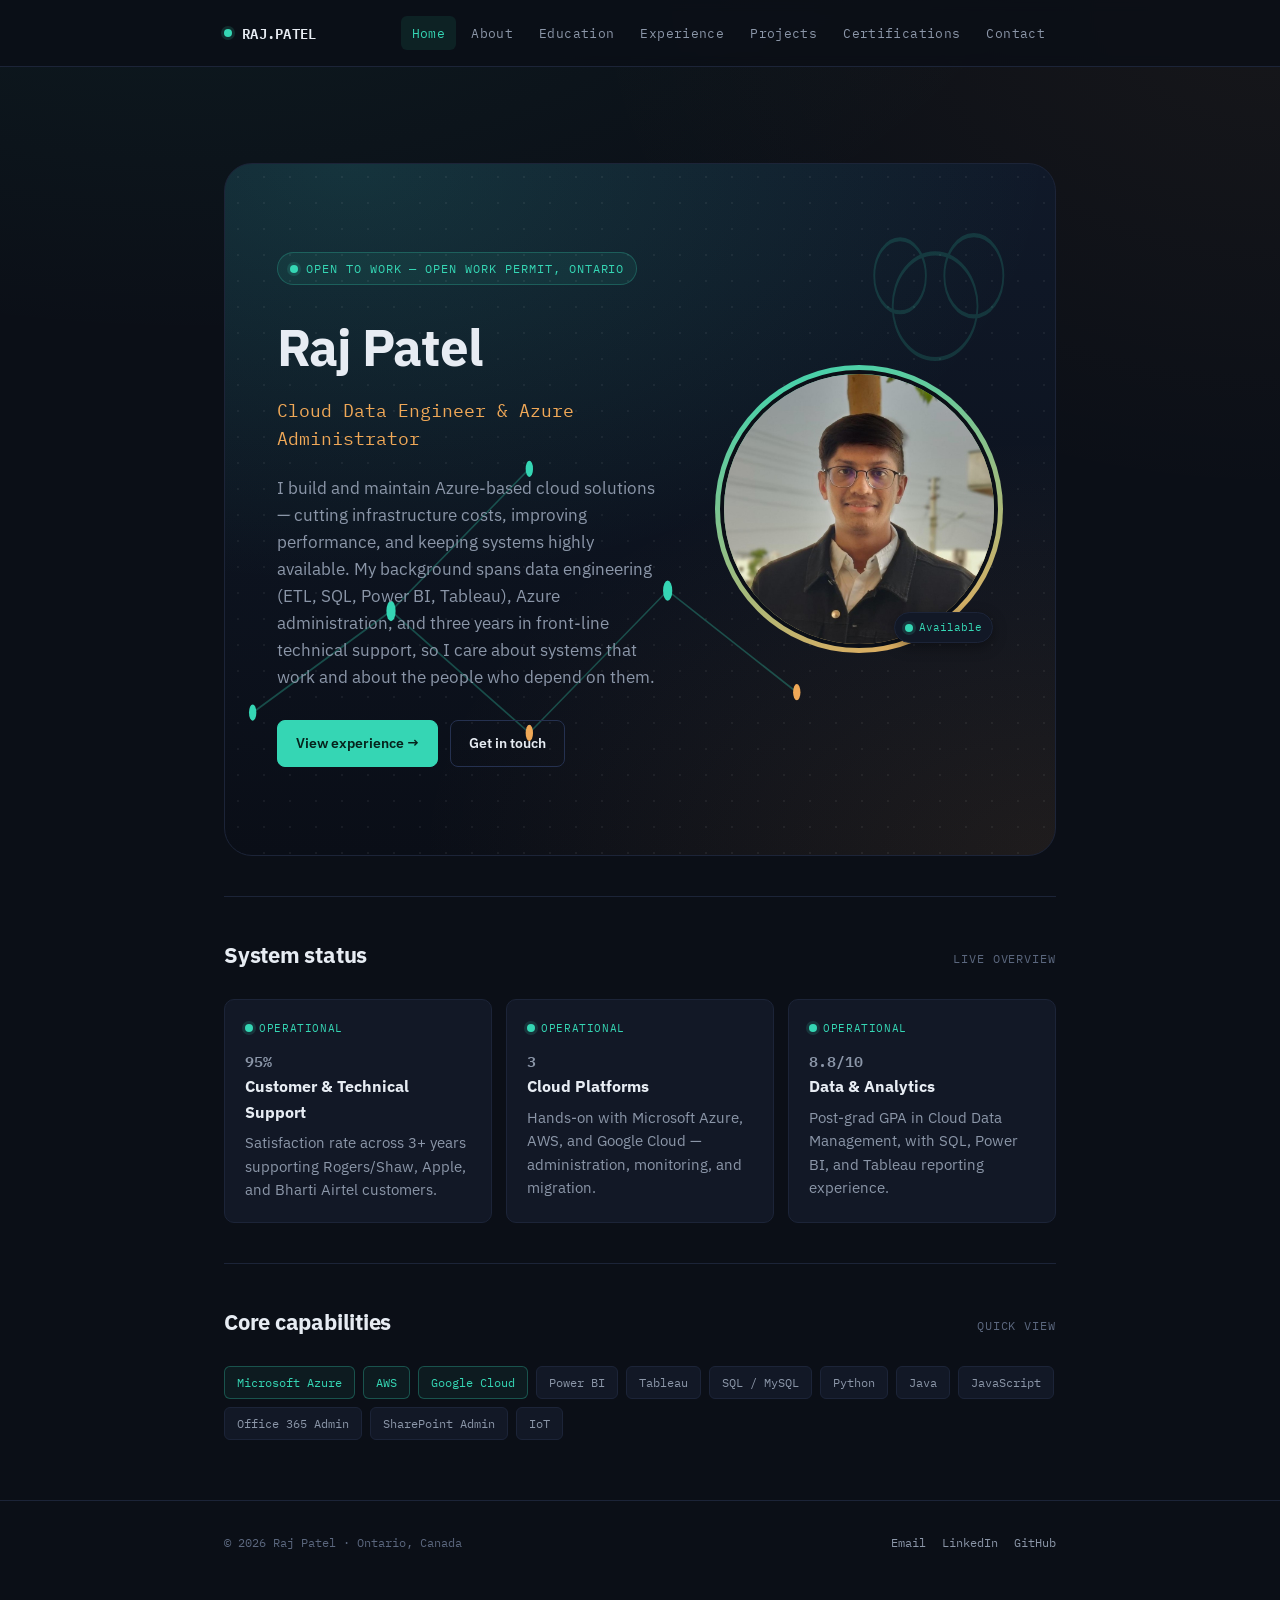
<file: index.html>
<!DOCTYPE html>
<html lang="en">
<head>
  <meta charset="UTF-8">
  <meta name="viewport" content="width=device-width, initial-scale=1.0">
  <title>Raj Patel — Cloud Data Engineer</title>
  <meta name="description" content="Raj Patel — Cloud Data Management graduate specializing in Azure administration, data engineering, and technical support.">
  <link rel="preconnect" href="https://fonts.googleapis.com">
  <link href="https://fonts.googleapis.com/css2?family=IBM+Plex+Mono:wght@500;600&family=IBM+Plex+Sans:wght@400;500;600;700&display=swap" rel="stylesheet">
  <link rel="stylesheet" href="style.css">
</head>
<body>

  <div class="statusbar">
    <div class="statusbar-inner">
      <a href="index.html" class="brand"><span class="dot pulse"></span> RAJ.PATEL</a>
      <nav class="tabs" aria-label="Primary">
        <a href="index.html" aria-current="page">Home</a>
        <a href="about.html">About</a>
        <a href="education.html">Education</a>
        <a href="experience.html">Experience</a>
        <a href="projects.html">Projects</a>
        <a href="certifications.html">Certifications</a>
        <a href="contact.html">Contact</a>
      </nav>
    </div>
  </div>

  <main class="wrap">

    <section class="hero">
      <div class="panel-hero">
        <svg class="hero-bg-svg" viewBox="0 0 900 340" preserveAspectRatio="none" xmlns="http://www.w3.org/2000/svg">
          <g opacity="0.16" fill="none" stroke="#35D6B4" stroke-width="2">
            <ellipse cx="770" cy="70" rx="46" ry="26"/>
            <ellipse cx="812" cy="55" rx="32" ry="20"/>
            <ellipse cx="732" cy="55" rx="28" ry="18"/>
          </g>
          <g stroke="#35D6B4" stroke-width="1" opacity="0.3">
            <line x1="30" y1="270" x2="180" y2="220"/>
            <line x1="180" y1="220" x2="330" y2="280"/>
            <line x1="330" y1="280" x2="480" y2="210"/>
            <line x1="180" y1="220" x2="330" y2="150"/>
            <line x1="480" y1="210" x2="620" y2="260"/>
          </g>
          <g>
            <circle cx="30" cy="270" r="4" fill="#35D6B4"/>
            <circle cx="180" cy="220" r="5" fill="#35D6B4"/>
            <circle cx="330" cy="280" r="4" fill="#F0A857"/>
            <circle cx="480" cy="210" r="5" fill="#35D6B4"/>
            <circle cx="330" cy="150" r="4" fill="#35D6B4"/>
            <circle cx="620" cy="260" r="4" fill="#F0A857"/>
          </g>
        </svg>
        <div class="hero-grid">
          <div>
            <div class="eyebrow"><span class="dot pulse"></span> Open to work — Open Work Permit, Ontario</div>
            <h1>Raj Patel</h1>
            <p class="role">Cloud Data Engineer &amp; Azure Administrator</p>
            <p class="lede">
              I build and maintain Azure-based cloud solutions — cutting infrastructure
              costs, improving performance, and keeping systems highly available. My
              background spans data engineering (ETL, SQL, Power BI, Tableau), Azure
              administration, and three years in front-line technical support, so I
              care about systems that work and about the people who depend on them.
            </p>
            <div class="cta-row">
              <a class="btn btn-primary" href="experience.html">View experience →</a>
              <a class="btn btn-ghost" href="contact.html">Get in touch</a>
            </div>
          </div>
          <div class="hero-photo">
            <div class="avatar-ring">
              <img src="assets/raj-photo.jpg" alt="Portrait of Raj Patel">
            </div>
            <span class="avatar-badge"><span class="dot pulse"></span> Available</span>
          </div>
        </div>
      </div>
    </section>

    <section class="section">
      <div class="section-head">
        <h2>System status</h2>
        <span class="section-tag">Live overview</span>
      </div>
      <div class="board">
        <div class="card">
          <div class="card-top">
            <span class="status-pill"><span class="dot"></span> Operational</span>
          </div>
          <p class="metric">95%</p>
          <h3>Customer &amp; Technical Support</h3>
          <p>Satisfaction rate across 3+ years supporting Rogers/Shaw, Apple, and Bharti Airtel customers.</p>
        </div>
        <div class="card">
          <div class="card-top">
            <span class="status-pill"><span class="dot"></span> Operational</span>
          </div>
          <p class="metric">3</p>
          <h3>Cloud Platforms</h3>
          <p>Hands-on with Microsoft Azure, AWS, and Google Cloud — administration, monitoring, and migration.</p>
        </div>
        <div class="card">
          <div class="card-top">
            <span class="status-pill"><span class="dot"></span> Operational</span>
          </div>
          <p class="metric">8.8/10</p>
          <h3>Data &amp; Analytics</h3>
          <p>Post-grad GPA in Cloud Data Management, with SQL, Power BI, and Tableau reporting experience.</p>
        </div>
      </div>
    </section>

    <section class="section">
      <div class="section-head">
        <h2>Core capabilities</h2>
        <span class="section-tag">Quick view</span>
      </div>
      <div class="chips">
        <span class="chip on">Microsoft Azure</span>
        <span class="chip on">AWS</span>
        <span class="chip on">Google Cloud</span>
        <span class="chip">Power BI</span>
        <span class="chip">Tableau</span>
        <span class="chip">SQL / MySQL</span>
        <span class="chip">Python</span>
        <span class="chip">Java</span>
        <span class="chip">JavaScript</span>
        <span class="chip">Office 365 Admin</span>
        <span class="chip">SharePoint Admin</span>
        <span class="chip">IoT</span>
      </div>
    </section>

  </main>

  <footer>
    <div class="wrap footer-inner">
      <span>&copy; 2026 Raj Patel · Ontario, Canada</span>
      <div class="footer-links">
        <a href="mailto:er.rajpatel@outlook.com">Email</a>
        <a href="https://linkedin.com/in/rajpatel24/">LinkedIn</a>
        <a href="https://github.com/patelraj2406">GitHub</a>
      </div>
    </div>
  </footer>

</body>
</html>
</file>
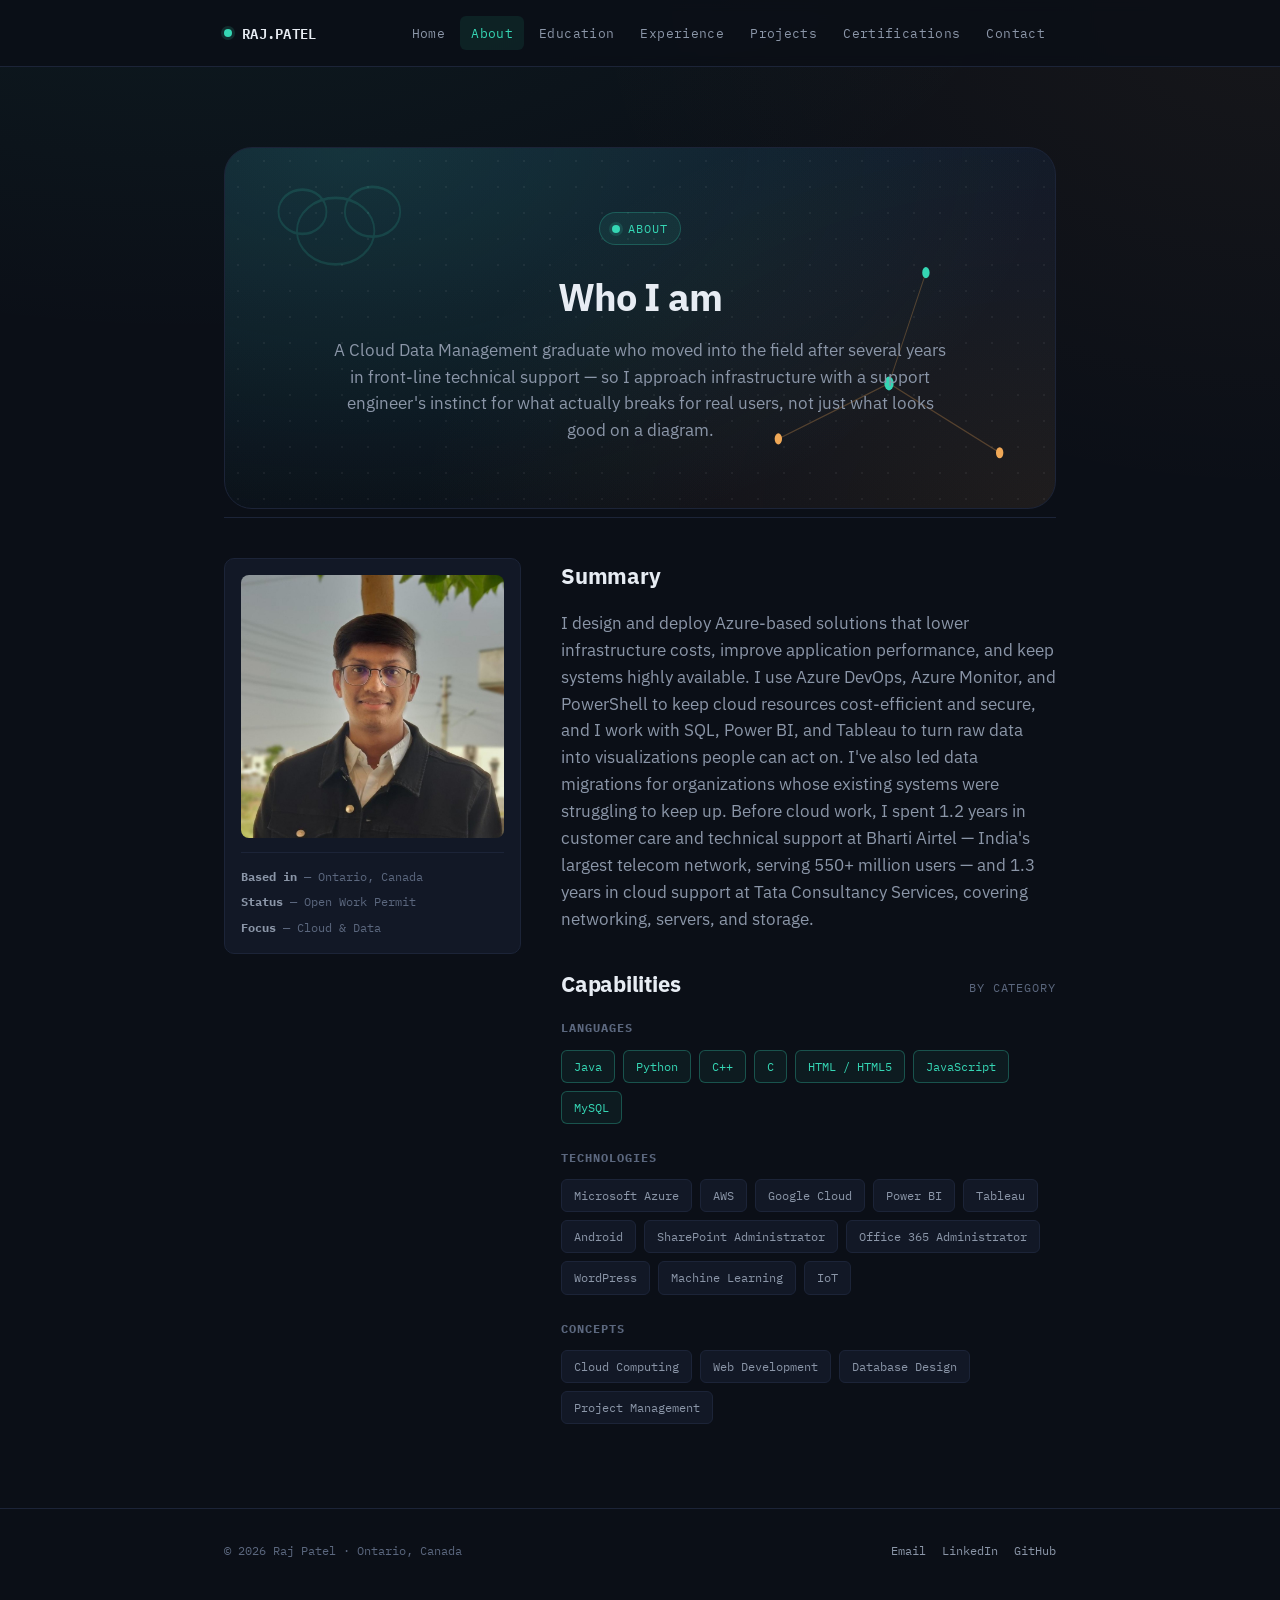
<file: about.html>
<!DOCTYPE html>
<html lang="en">
<head>
  <meta charset="UTF-8">
  <meta name="viewport" content="width=device-width, initial-scale=1.0">
  <title>About — Raj Patel</title>
  <link rel="preconnect" href="https://fonts.googleapis.com">
  <link href="https://fonts.googleapis.com/css2?family=IBM+Plex+Mono:wght@500;600&family=IBM+Plex+Sans:wght@400;500;600;700&display=swap" rel="stylesheet">
  <link rel="stylesheet" href="style.css">
</head>
<body>

  <div class="statusbar">
    <div class="statusbar-inner">
      <a href="index.html" class="brand"><span class="dot pulse"></span> RAJ.PATEL</a>
      <nav class="tabs" aria-label="Primary">
        <a href="index.html">Home</a>
        <a href="about.html" aria-current="page">About</a>
        <a href="education.html">Education</a>
        <a href="experience.html">Experience</a>
        <a href="projects.html">Projects</a>
        <a href="certifications.html">Certifications</a>
        <a href="contact.html">Contact</a>
      </nav>
    </div>
  </div>

  <main class="wrap">

    <section class="page-head">
      <div class="panel-hero compact">
        <svg class="hero-bg-svg" viewBox="0 0 900 260" preserveAspectRatio="none" xmlns="http://www.w3.org/2000/svg">
          <g opacity="0.15" fill="none" stroke="#35D6B4" stroke-width="2">
            <ellipse cx="120" cy="60" rx="42" ry="24"/>
            <ellipse cx="160" cy="46" rx="30" ry="18"/>
            <ellipse cx="84" cy="46" rx="26" ry="16"/>
          </g>
          <g stroke="#F0A857" stroke-width="1" opacity="0.28">
            <line x1="600" y1="210" x2="720" y2="170"/>
            <line x1="720" y1="170" x2="840" y2="220"/>
            <line x1="720" y1="170" x2="760" y2="90"/>
          </g>
          <g>
            <circle cx="600" cy="210" r="4" fill="#F0A857"/>
            <circle cx="720" cy="170" r="5" fill="#35D6B4"/>
            <circle cx="840" cy="220" r="4" fill="#F0A857"/>
            <circle cx="760" cy="90" r="4" fill="#35D6B4"/>
          </g>
        </svg>
        <div class="eyebrow"><span class="dot"></span> About</div>
        <h1>Who I am</h1>
        <p class="lede">
          A Cloud Data Management graduate who moved into the field after several
          years in front-line technical support — so I approach infrastructure
          with a support engineer's instinct for what actually breaks for real
          users, not just what looks good on a diagram.
        </p>
      </div>
    </section>

    <section class="section">
      <div class="about-grid">
        <div class="portrait-card">
          <img src="assets/raj-photo.jpg" alt="Portrait of Raj Patel">
          <div class="portrait-meta">
            <span><b>Based in</b> — Ontario, Canada</span>
            <span><b>Status</b> — Open Work Permit</span>
            <span><b>Focus</b> — Cloud &amp; Data</span>
          </div>
        </div>

        <div>
          <div class="section-head" style="margin-bottom: 16px;"><h2>Summary</h2></div>
          <p class="lede" style="max-width: 68ch; margin-bottom: 34px;">
            I design and deploy Azure-based solutions that lower infrastructure
            costs, improve application performance, and keep systems highly
            available. I use Azure DevOps, Azure Monitor, and PowerShell to keep
            cloud resources cost-efficient and secure, and I work with SQL, Power
            BI, and Tableau to turn raw data into visualizations people can act on.
            I've also led data migrations for organizations whose existing systems
            were struggling to keep up. Before cloud work, I spent 1.2 years in
            customer care and technical support at Bharti Airtel — India's
            largest telecom network, serving 550+ million users — and 1.3 years
            in cloud support at Tata Consultancy Services, covering networking,
            servers, and storage.
          </p>

          <div class="section-head" style="margin-bottom: 16px;">
            <h2>Capabilities</h2>
            <span class="section-tag">By category</span>
          </div>

          <div class="cap-group">
            <h3>Languages</h3>
            <div class="chips">
              <span class="chip on">Java</span>
              <span class="chip on">Python</span>
              <span class="chip on">C++</span>
              <span class="chip on">C</span>
              <span class="chip on">HTML / HTML5</span>
              <span class="chip on">JavaScript</span>
              <span class="chip on">MySQL</span>
            </div>
          </div>

          <div class="cap-group">
            <h3>Technologies</h3>
            <div class="chips">
              <span class="chip">Microsoft Azure</span>
              <span class="chip">AWS</span>
              <span class="chip">Google Cloud</span>
              <span class="chip">Power BI</span>
              <span class="chip">Tableau</span>
              <span class="chip">Android</span>
              <span class="chip">SharePoint Administrator</span>
              <span class="chip">Office 365 Administrator</span>
              <span class="chip">WordPress</span>
              <span class="chip">Machine Learning</span>
              <span class="chip">IoT</span>
            </div>
          </div>

          <div class="cap-group">
            <h3>Concepts</h3>
            <div class="chips">
              <span class="chip">Cloud Computing</span>
              <span class="chip">Web Development</span>
              <span class="chip">Database Design</span>
              <span class="chip">Project Management</span>
            </div>
          </div>
        </div>
      </div>
    </section>

  </main>

  <footer>
    <div class="wrap footer-inner">
      <span>&copy; 2026 Raj Patel · Ontario, Canada</span>
      <div class="footer-links">
        <a href="mailto:er.rajpatel@outlook.com">Email</a>
        <a href="https://linkedin.com/in/rajpatel24/">LinkedIn</a>
        <a href="https://github.com/patelraj2406">GitHub</a>
      </div>
    </div>
  </footer>

</body>
</html>
</file>
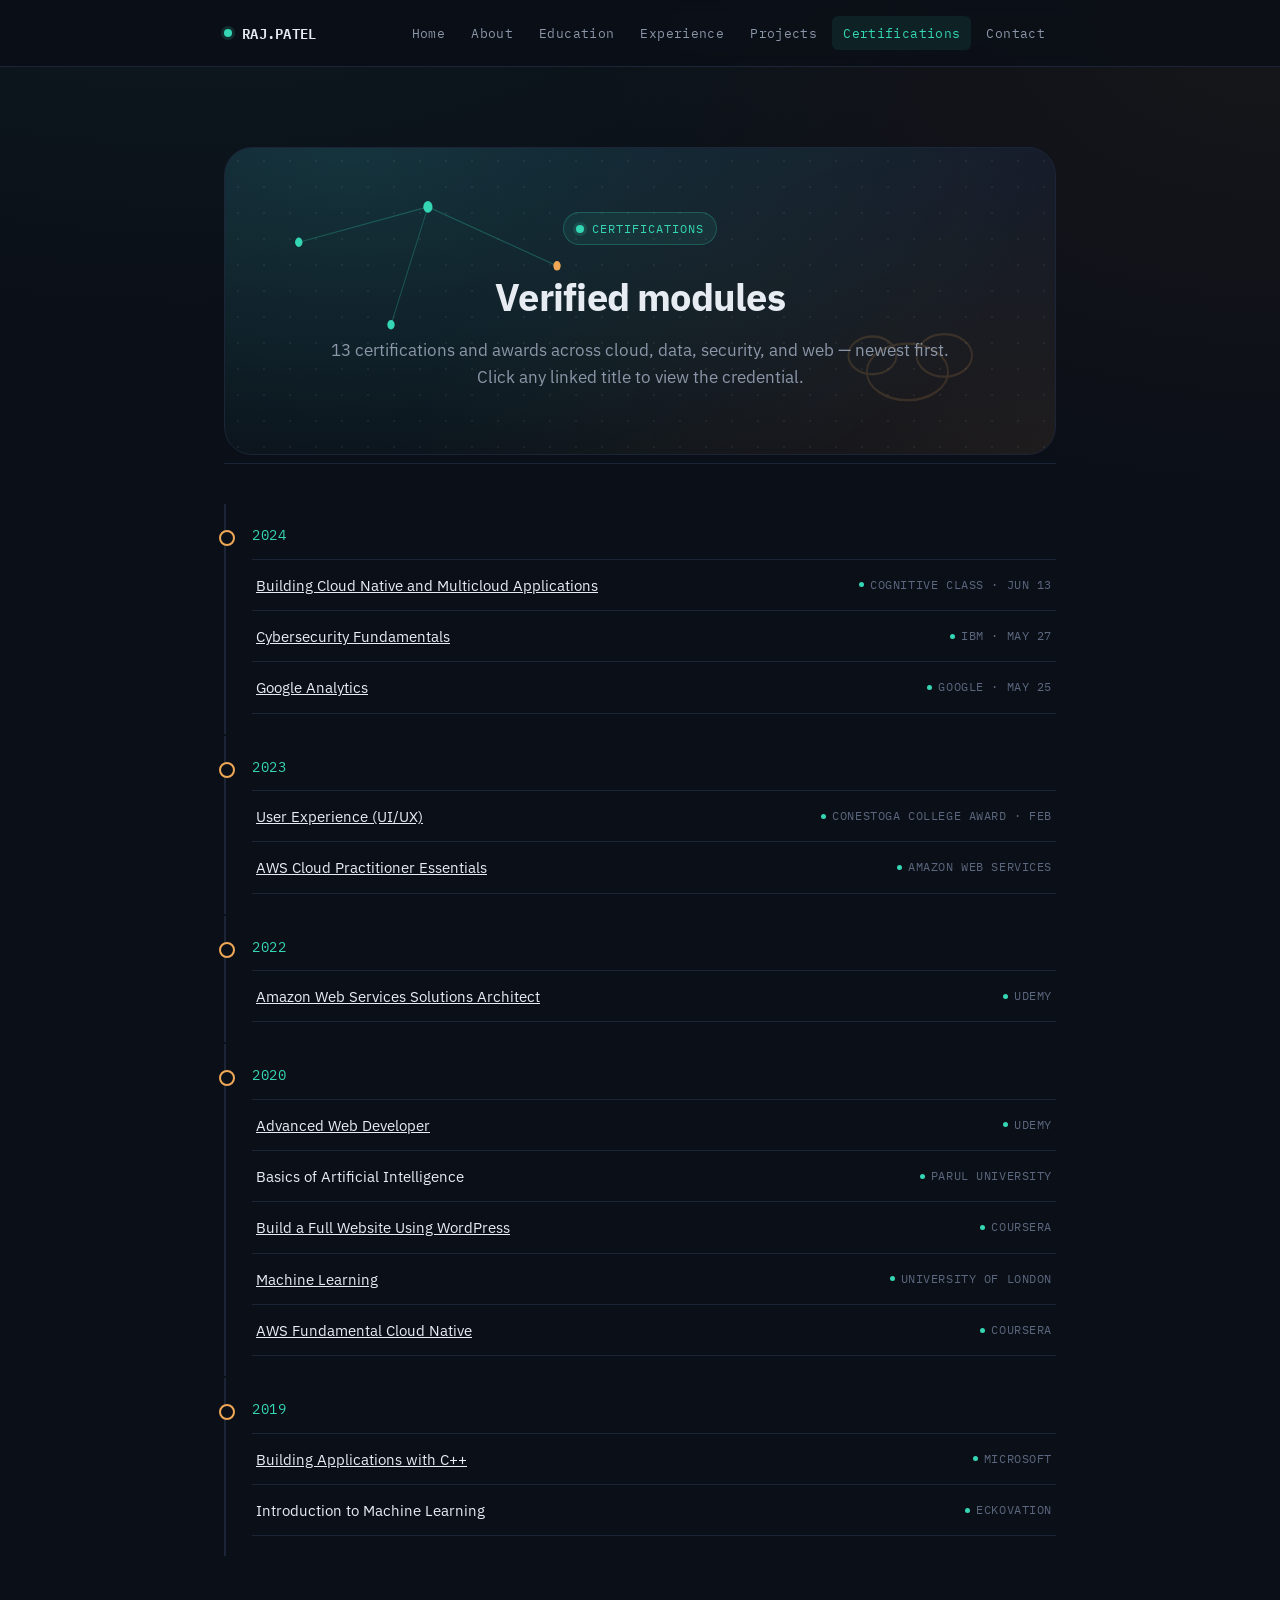
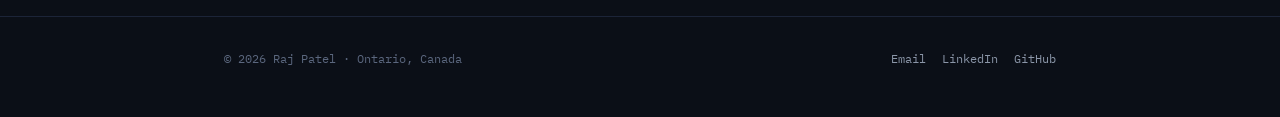
<file: certifications.html>
<!DOCTYPE html>
<html lang="en">
<head>
  <meta charset="UTF-8">
  <meta name="viewport" content="width=device-width, initial-scale=1.0">
  <title>Certifications — Raj Patel</title>
  <link rel="preconnect" href="https://fonts.googleapis.com">
  <link href="https://fonts.googleapis.com/css2?family=IBM+Plex+Mono:wght@500;600&family=IBM+Plex+Sans:wght@400;500;600;700&display=swap" rel="stylesheet">
  <link rel="stylesheet" href="style.css">
</head>
<body>

  <div class="statusbar">
    <div class="statusbar-inner">
      <a href="index.html" class="brand"><span class="dot pulse"></span> RAJ.PATEL</a>
      <nav class="tabs" aria-label="Primary">
        <a href="index.html">Home</a>
        <a href="about.html">About</a>
        <a href="education.html">Education</a>
        <a href="experience.html">Experience</a>
        <a href="projects.html">Projects</a>
        <a href="certifications.html" aria-current="page">Certifications</a>
        <a href="contact.html">Contact</a>
      </nav>
    </div>
  </div>

  <main class="wrap">

    <section class="page-head">
      <div class="panel-hero compact">
        <svg class="hero-bg-svg" viewBox="0 0 900 260" preserveAspectRatio="none" xmlns="http://www.w3.org/2000/svg">
          <g stroke="#35D6B4" stroke-width="1" opacity="0.28">
            <line x1="80" y1="80" x2="220" y2="50"/>
            <line x1="220" y1="50" x2="360" y2="100"/>
            <line x1="220" y1="50" x2="180" y2="150"/>
          </g>
          <g opacity="0.15" fill="none" stroke="#F0A857" stroke-width="2">
            <ellipse cx="740" cy="190" rx="44" ry="24"/>
            <ellipse cx="780" cy="176" rx="30" ry="18"/>
            <ellipse cx="702" cy="176" rx="26" ry="16"/>
          </g>
          <g>
            <circle cx="80" cy="80" r="4" fill="#35D6B4"/>
            <circle cx="220" cy="50" r="5" fill="#35D6B4"/>
            <circle cx="360" cy="100" r="4" fill="#F0A857"/>
            <circle cx="180" cy="150" r="4" fill="#35D6B4"/>
          </g>
        </svg>
        <div class="eyebrow"><span class="dot"></span> Certifications</div>
        <h1>Verified modules</h1>
        <p class="lede">13 certifications and awards across cloud, data, security, and web — newest first. Click any linked title to view the credential.</p>
      </div>
    </section>

    <section class="section">
      <div class="cert-log">

        <div class="cert-year-group">
          <div class="log-time">2024</div>
          <div class="cert-list">
            <div class="cert-row">
              <a class="cert-name" href="https://courses.cognitiveclass.ai/certificates/5a60889902fc48d4b25f14c0a7df0a8e" target="_blank" rel="noopener noreferrer">Building Cloud Native and Multicloud Applications</a>
              <span class="cert-issuer">Cognitive Class · Jun 13</span>
            </div>
            <div class="cert-row">
              <a class="cert-name" href="https://www.credly.com/badges/056e39fb-e27a-46b0-b1da-3ef343603f9f/linked_in_profile" target="_blank" rel="noopener noreferrer">Cybersecurity Fundamentals</a>
              <span class="cert-issuer">IBM · May 27</span>
            </div>
            <div class="cert-row">
              <a class="cert-name" href="https://skillshop.credential.net/9c6c3d8d-dfca-44bf-a023-bf5f9f98ed70" target="_blank" rel="noopener noreferrer">Google Analytics</a>
              <span class="cert-issuer">Google · May 25</span>
            </div>
          </div>
        </div>

        <div class="cert-year-group">
          <div class="log-time">2023</div>
          <div class="cert-list">
            <div class="cert-row">
              <a class="cert-name" href="https://drive.google.com/file/d/1eJEmPnY9ACwCW3cJEUDRIrLdDWdoISrn/view" target="_blank" rel="noopener noreferrer">User Experience (UI/UX)</a>
              <span class="cert-issuer">Conestoga College Award · Feb</span>
            </div>
            <div class="cert-row">
              <a class="cert-name" href="https://drive.google.com/file/d/1wTSwqfpKXNGxf15TCfy5QOna2KxMOpF8/view" target="_blank" rel="noopener noreferrer">AWS Cloud Practitioner Essentials</a>
              <span class="cert-issuer">Amazon Web Services</span>
            </div>
          </div>
        </div>

        <div class="cert-year-group">
          <div class="log-time">2022</div>
          <div class="cert-list">
            <div class="cert-row">
              <a class="cert-name" href="https://drive.google.com/file/d/10CqgbOOCZlJxIRXjDzvMy7BpH7c6tDZy/view" target="_blank" rel="noopener noreferrer">Amazon Web Services Solutions Architect</a>
              <span class="cert-issuer">Udemy</span>
            </div>
          </div>
        </div>

        <div class="cert-year-group">
          <div class="log-time">2020</div>
          <div class="cert-list">
            <div class="cert-row">
              <a class="cert-name" href="https://drive.google.com/file/d/1XWGx0xypa_I5fz2hcSbnDkXatCVf4_dQ/view" target="_blank" rel="noopener noreferrer">Advanced Web Developer</a>
              <span class="cert-issuer">Udemy</span>
            </div>
            <div class="cert-row">
              <span class="cert-name">Basics of Artificial Intelligence</span>
              <span class="cert-issuer">Parul University</span>
            </div>
            <div class="cert-row">
              <a class="cert-name" href="https://drive.google.com/file/d/1tJqOwAl0lCmQW5cuWqdlKxDmqhk0UkG7/view" target="_blank" rel="noopener noreferrer">Build a Full Website Using WordPress</a>
              <span class="cert-issuer">Coursera</span>
            </div>
            <div class="cert-row">
              <a class="cert-name" href="PASTE-LINK-HERE" target="_blank" rel="noopener noreferrer">Machine Learning</a>
              <span class="cert-issuer">University of London</span>
            </div>
            <div class="cert-row">
              <a class="cert-name" href="https://drive.google.com/file/d/1p1Op8FyksB8Wexb5VTX5kNWRCNfySA0W/view" target="_blank" rel="noopener noreferrer">AWS Fundamental Cloud Native</a>
              <span class="cert-issuer">Coursera</span>
            </div>
          </div>
        </div>

        <div class="cert-year-group">
          <div class="log-time">2019</div>
          <div class="cert-list">
            <div class="cert-row">
              <a class="cert-name" href="https://drive.google.com/file/d/1Unf7O26qWvjznJtkm7kAEmqrFlmie6Xs/view" target="_blank" rel="noopener noreferrer">Building Applications with C++</a>
              <span class="cert-issuer">Microsoft</span>
            </div>
            <div class="cert-row">
              <span class="cert-name">Introduction to Machine Learning</span>
              <span class="cert-issuer">Eckovation</span>
            </div>
          </div>
        </div>

      </div>
    </section>

  </main>

  <footer>
    <div class="wrap footer-inner">
      <span>&copy; 2026 Raj Patel · Ontario, Canada</span>
      <div class="footer-links">
        <a href="mailto:er.rajpatel@outlook.com">Email</a>
        <a href="https://linkedin.com/in/rajpatel24/">LinkedIn</a>
        <a href="https://github.com/patelraj2406">GitHub</a>
      </div>
    </div>
  </footer>

</body>
</html>
</file>
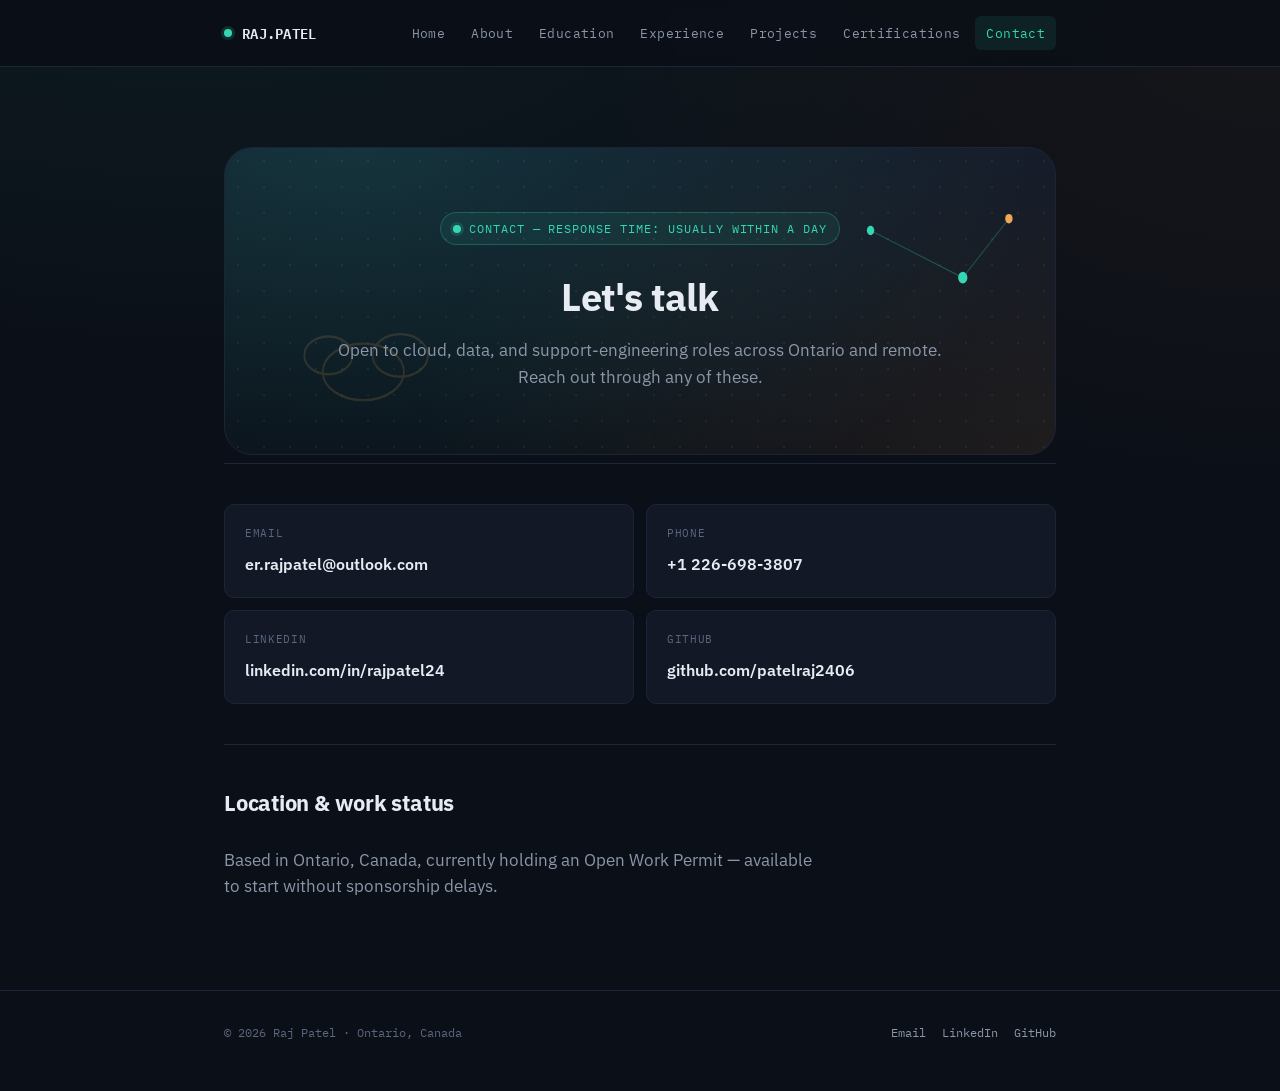
<file: contact.html>
<!DOCTYPE html>
<html lang="en">
<head>
  <meta charset="UTF-8">
  <meta name="viewport" content="width=device-width, initial-scale=1.0">
  <title>Contact — Raj Patel</title>
  <link rel="preconnect" href="https://fonts.googleapis.com">
  <link href="https://fonts.googleapis.com/css2?family=IBM+Plex+Mono:wght@500;600&family=IBM+Plex+Sans:wght@400;500;600;700&display=swap" rel="stylesheet">
  <link rel="stylesheet" href="style.css">
</head>
<body>

  <div class="statusbar">
    <div class="statusbar-inner">
      <a href="index.html" class="brand"><span class="dot pulse"></span> RAJ.PATEL</a>
      <nav class="tabs" aria-label="Primary">
        <a href="index.html">Home</a>
        <a href="about.html">About</a>
        <a href="education.html">Education</a>
        <a href="experience.html">Experience</a>
        <a href="projects.html">Projects</a>
        <a href="certifications.html">Certifications</a>
        <a href="contact.html" aria-current="page">Contact</a>
      </nav>
    </div>
  </div>

  <main class="wrap">

    <section class="page-head">
      <div class="panel-hero compact">
        <svg class="hero-bg-svg" viewBox="0 0 900 260" preserveAspectRatio="none" xmlns="http://www.w3.org/2000/svg">
          <g stroke="#35D6B4" stroke-width="1" opacity="0.28">
            <line x1="700" y1="70" x2="800" y2="110"/>
            <line x1="800" y1="110" x2="850" y2="60"/>
          </g>
          <g opacity="0.15" fill="none" stroke="#F0A857" stroke-width="2">
            <ellipse cx="150" cy="190" rx="44" ry="24"/>
            <ellipse cx="190" cy="176" rx="30" ry="18"/>
            <ellipse cx="112" cy="176" rx="26" ry="16"/>
          </g>
          <g>
            <circle cx="700" cy="70" r="4" fill="#35D6B4"/>
            <circle cx="800" cy="110" r="5" fill="#35D6B4"/>
            <circle cx="850" cy="60" r="4" fill="#F0A857"/>
          </g>
        </svg>
        <div class="eyebrow"><span class="dot pulse"></span> Contact — response time: usually within a day</div>
        <h1>Let's talk</h1>
        <p class="lede">Open to cloud, data, and support-engineering roles across Ontario and remote. Reach out through any of these.</p>
      </div>
    </section>

    <section class="section">
      <div class="contact-grid">

        <a class="contact-card" href="mailto:er.rajpatel@outlook.com">
          <div class="label">Email</div>
          <div class="value">er.rajpatel@outlook.com</div>
        </a>

        <a class="contact-card" href="tel:+12266983807">
          <div class="label">Phone</div>
          <div class="value">+1 226-698-3807</div>
        </a>

        <a class="contact-card" href="https://linkedin.com/in/rajpatel24/">
          <div class="label">LinkedIn</div>
          <div class="value">linkedin.com/in/rajpatel24</div>
        </a>

        <a class="contact-card" href="https://github.com/patelraj2406">
          <div class="label">GitHub</div>
          <div class="value">github.com/patelraj2406</div>
        </a>

      </div>
    </section>

    <section class="section">
      <div class="section-head"><h2>Location &amp; work status</h2></div>
      <p class="lede" style="max-width: 60ch;">Based in Ontario, Canada, currently holding an Open Work Permit — available to start without sponsorship delays.</p>
    </section>

  </main>

  <footer>
    <div class="wrap footer-inner">
      <span>&copy; 2026 Raj Patel · Ontario, Canada</span>
      <div class="footer-links">
        <a href="mailto:er.rajpatel@outlook.com">Email</a>
        <a href="https://linkedin.com/in/rajpatel24/">LinkedIn</a>
        <a href="https://github.com/patelraj2406">GitHub</a>
      </div>
    </div>
  </footer>

</body>
</html>
</file>
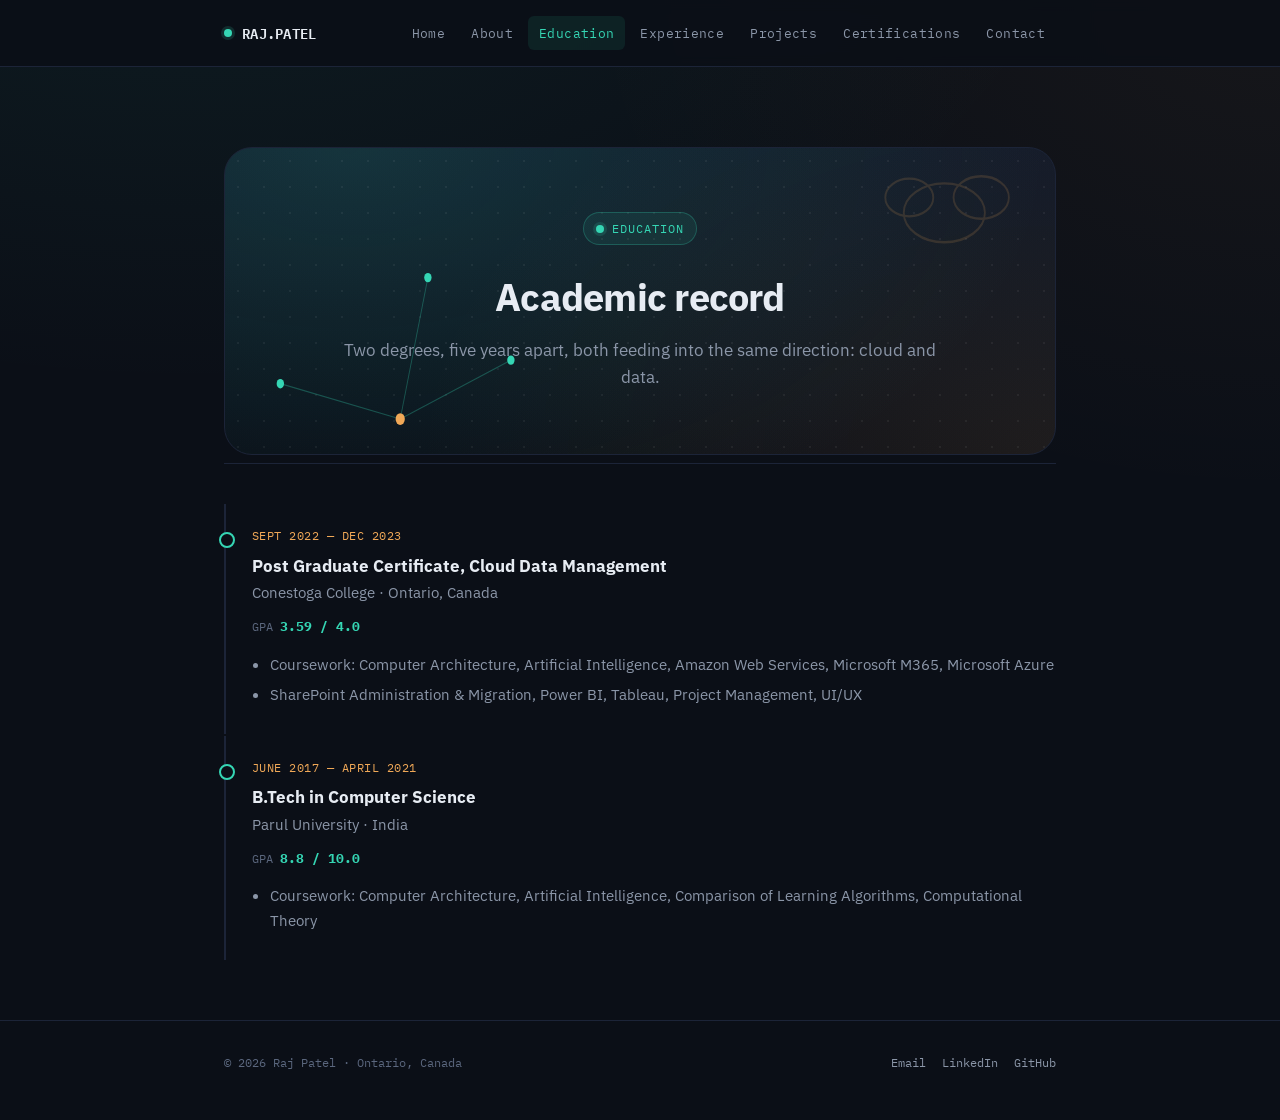
<file: education.html>
<!DOCTYPE html>
<html lang="en">
<head>
  <meta charset="UTF-8">
  <meta name="viewport" content="width=device-width, initial-scale=1.0">
  <title>Education — Raj Patel</title>
  <link rel="preconnect" href="https://fonts.googleapis.com">
  <link href="https://fonts.googleapis.com/css2?family=IBM+Plex+Mono:wght@500;600&family=IBM+Plex+Sans:wght@400;500;600;700&display=swap" rel="stylesheet">
  <link rel="stylesheet" href="style.css">
</head>
<body>

  <div class="statusbar">
    <div class="statusbar-inner">
      <a href="index.html" class="brand"><span class="dot pulse"></span> RAJ.PATEL</a>
      <nav class="tabs" aria-label="Primary">
        <a href="index.html">Home</a>
        <a href="about.html">About</a>
        <a href="education.html" aria-current="page">Education</a>
        <a href="experience.html">Experience</a>
        <a href="projects.html">Projects</a>
        <a href="certifications.html">Certifications</a>
        <a href="contact.html">Contact</a>
      </nav>
    </div>
  </div>

  <main class="wrap">

    <section class="page-head">
      <div class="panel-hero compact">
        <svg class="hero-bg-svg" viewBox="0 0 900 260" preserveAspectRatio="none" xmlns="http://www.w3.org/2000/svg">
          <g opacity="0.15" fill="none" stroke="#F0A857" stroke-width="2">
            <ellipse cx="780" cy="55" rx="44" ry="25"/>
            <ellipse cx="820" cy="42" rx="30" ry="18"/>
            <ellipse cx="742" cy="42" rx="26" ry="16"/>
          </g>
          <g stroke="#35D6B4" stroke-width="1" opacity="0.3">
            <line x1="60" y1="200" x2="190" y2="230"/>
            <line x1="190" y1="230" x2="310" y2="180"/>
            <line x1="190" y1="230" x2="220" y2="110"/>
          </g>
          <g>
            <circle cx="60" cy="200" r="4" fill="#35D6B4"/>
            <circle cx="190" cy="230" r="5" fill="#F0A857"/>
            <circle cx="310" cy="180" r="4" fill="#35D6B4"/>
            <circle cx="220" cy="110" r="4" fill="#35D6B4"/>
          </g>
        </svg>
        <div class="eyebrow"><span class="dot"></span> Education</div>
        <h1>Academic record</h1>
        <p class="lede">Two degrees, five years apart, both feeding into the same direction: cloud and data.</p>
      </div>
    </section>

    <section class="section">
      <div class="log">

        <div class="log-entry">
          <div class="log-time">SEPT 2022 — DEC 2023</div>
          <h3>Post Graduate Certificate, Cloud Data Management</h3>
          <div class="org">Conestoga College · Ontario, Canada</div>
          <div class="stat-row">
            <span class="stat">GPA <b>3.59 / 4.0</b></span>
          </div>
          <ul style="margin-top: 14px;">
            <li>Coursework: Computer Architecture, Artificial Intelligence, Amazon Web Services, Microsoft M365, Microsoft Azure</li>
            <li>SharePoint Administration &amp; Migration, Power BI, Tableau, Project Management, UI/UX</li>
          </ul>
        </div>

        <div class="log-entry">
          <div class="log-time">JUNE 2017 — APRIL 2021</div>
          <h3>B.Tech in Computer Science</h3>
          <div class="org">Parul University · India</div>
          <div class="stat-row">
            <span class="stat">GPA <b>8.8 / 10.0</b></span>
          </div>
          <ul style="margin-top: 14px;">
            <li>Coursework: Computer Architecture, Artificial Intelligence, Comparison of Learning Algorithms, Computational Theory</li>
          </ul>
        </div>

      </div>
    </section>

  </main>

  <footer>
    <div class="wrap footer-inner">
      <span>&copy; 2026 Raj Patel · Ontario, Canada</span>
      <div class="footer-links">
        <a href="mailto:er.rajpatel@outlook.com">Email</a>
        <a href="https://linkedin.com/in/rajpatel24/">LinkedIn</a>
        <a href="https://github.com/patelraj2406">GitHub</a>
      </div>
    </div>
  </footer>

</body>
</html>
</file>
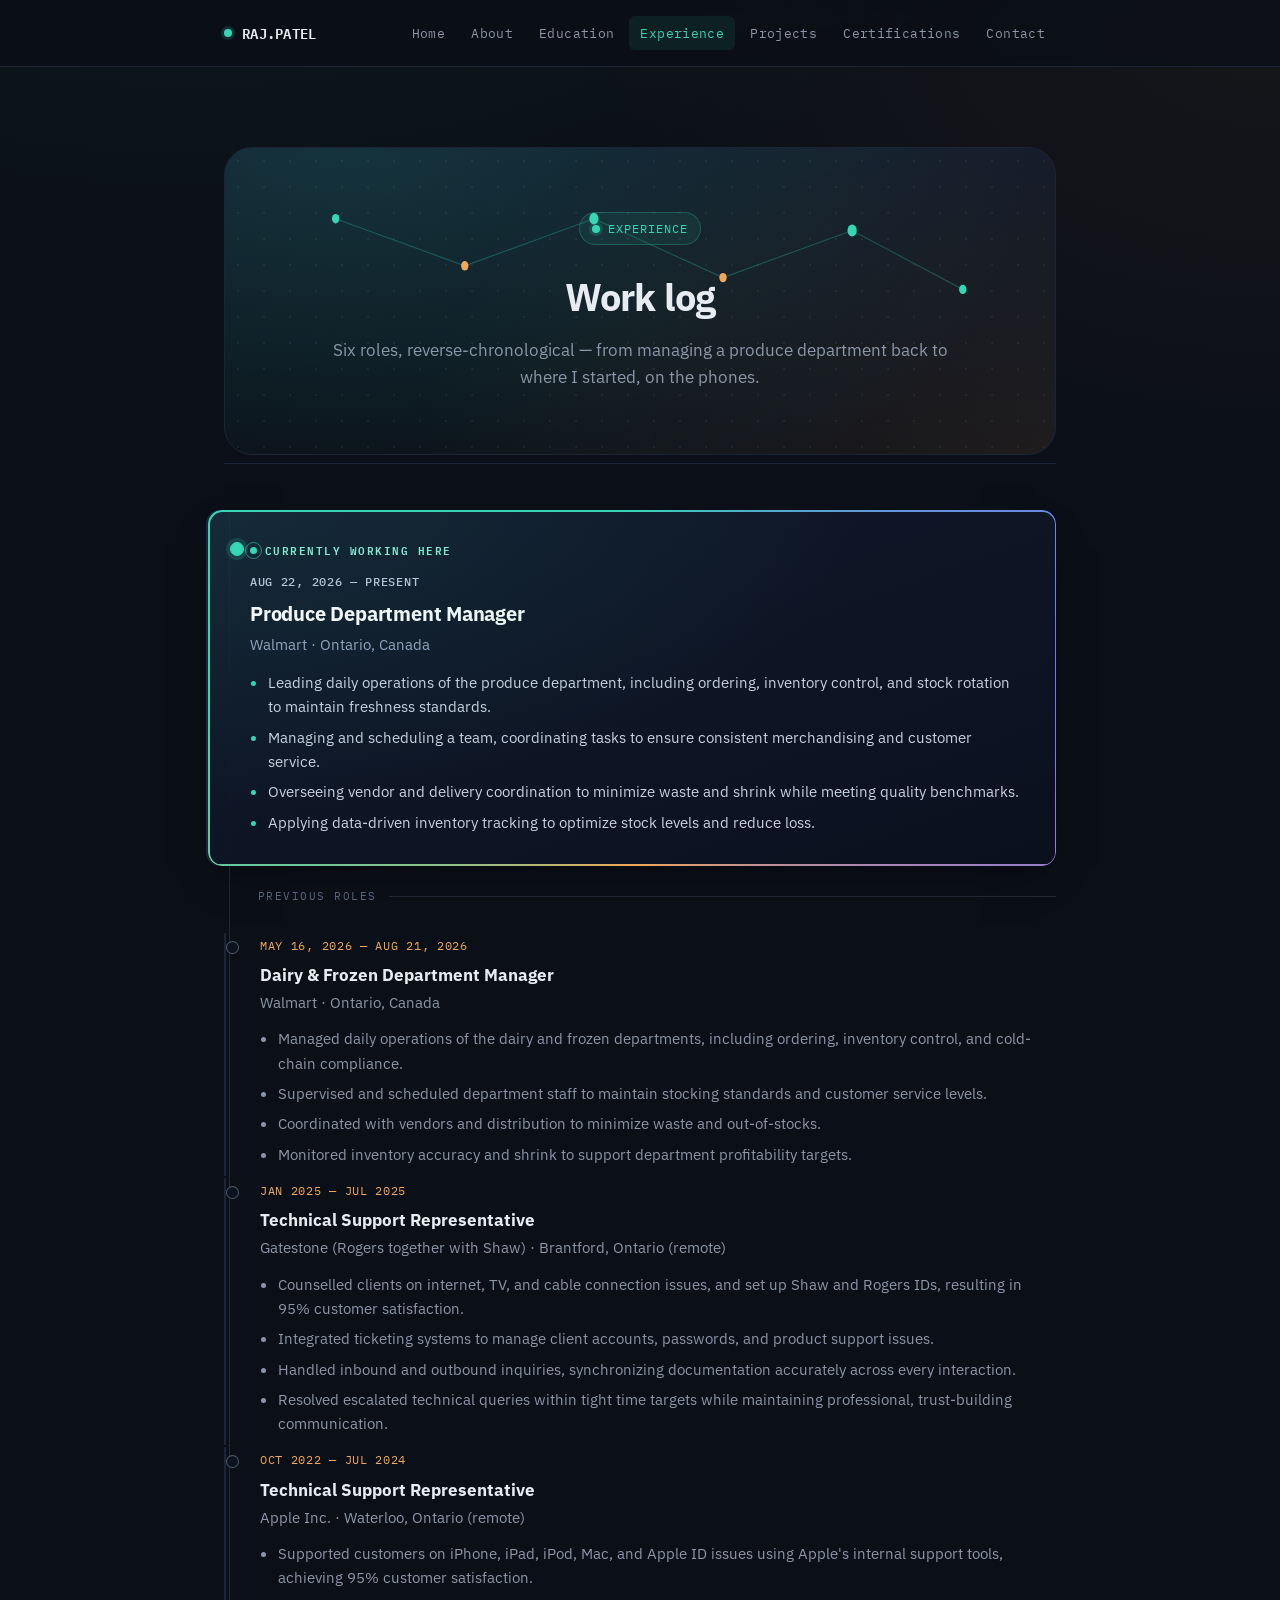
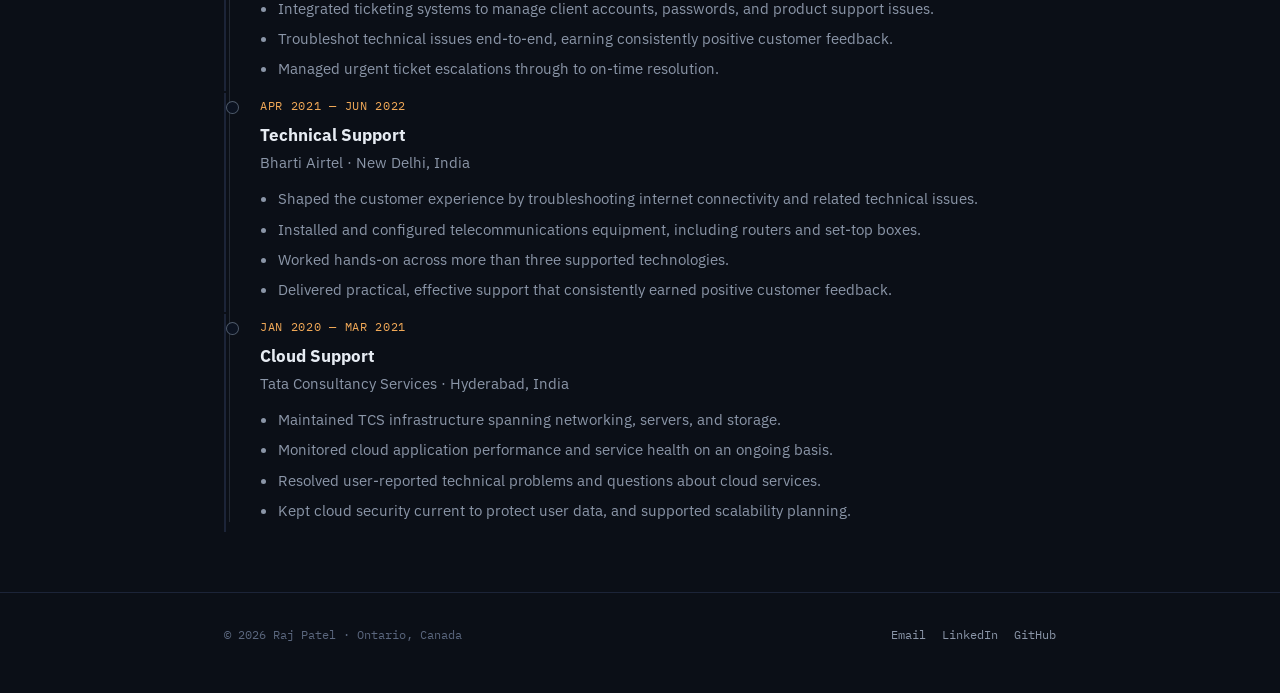
<file: experience.html>
<!DOCTYPE html>
<html lang="en">
<head>
  <meta charset="UTF-8">
  <meta name="viewport" content="width=device-width, initial-scale=1.0">
  <title>Experience — Raj Patel</title>
  <link rel="preconnect" href="https://fonts.googleapis.com">
  <link href="https://fonts.googleapis.com/css2?family=IBM+Plex+Mono:wght@500;600&family=IBM+Plex+Sans:wght@400;500;600;700&display=swap" rel="stylesheet">
  <link rel="stylesheet" href="style.css">
  <style>
    /* ============================================================
       PREMIUM TIMELINE — scoped additions for experience.html
       Signature element: a slow rotating conic-gradient ring around
       the current role, read as "live" rather than decorative.
       ============================================================ */

    .log { position: relative; }

    /* Vertical rail connecting every entry — makes the reverse-
       chronological order legible as a single continuous timeline */
    .log::before {
      content: "";
      position: absolute;
      left: 5px;
      top: 10px;
      bottom: 10px;
      width: 1px;
      background: linear-gradient(180deg,
        rgba(53, 214, 180, 0.55) 0%,
        rgba(148, 163, 184, 0.18) 12%,
        rgba(148, 163, 184, 0.18) 100%);
    }

    .log-entry {
      position: relative;
      padding-left: 34px;
      padding-top: 4px;
      padding-bottom: 4px;
    }

    .log-entry::before {
      content: "";
      position: absolute;
      left: 0px;
      top: 8px;
      width: 11px;
      height: 11px;
      border-radius: 50%;
      background: #0b1220;
      border: 1.5px solid rgba(148, 163, 184, 0.5);
    }

    .log-role-org { margin-bottom: 2px; }

    .log-time {
      font-family: "IBM Plex Mono", monospace;
      font-size: 0.72rem;
      letter-spacing: 0.06em;
    }

    /* ---------- Current position: premium highlight ---------- */

    .log-entry.current {
      padding: 26px 30px 26px 42px;
      margin: 6px 0 34px -18px;
      border-radius: 14px;
      background:
        radial-gradient(140% 160% at 0% 0%, rgba(53, 214, 180, 0.09), transparent 55%),
        linear-gradient(160deg, rgba(18, 27, 46, 0.92), rgba(10, 16, 30, 0.92));
      box-shadow:
        0 18px 40px -18px rgba(0, 0, 0, 0.55),
        0 0 0 1px rgba(11, 18, 32, 0.6);
    }

    .log-entry.current::before {
      left: 22px;
      top: 32px;
      width: 12px;
      height: 12px;
      background: #35D6B4;
      border-color: #35D6B4;
      box-shadow: 0 0 0 4px rgba(53, 214, 180, 0.15);
      z-index: 2;
    }

    /* Rotating gradient ring — the "current" signature */
    .current-ring {
      position: absolute;
      inset: 0;
      border-radius: 14px;
      padding: 1.5px;
      background: conic-gradient(from var(--ring-angle, 0deg),
        #35D6B4 0deg,
        #7C6FF0 90deg,
        #F0A857 180deg,
        #35D6B4 270deg,
        #35D6B4 360deg);
      -webkit-mask: linear-gradient(#fff 0 0) content-box, linear-gradient(#fff 0 0);
      -webkit-mask-composite: xor;
      mask-composite: exclude;
      animation: rotateRing 6s linear infinite;
      pointer-events: none;
    }

    @property --ring-angle {
      syntax: '<angle>';
      initial-value: 0deg;
      inherits: false;
    }

    @keyframes rotateRing {
      to { --ring-angle: 360deg; }
    }

    @media (prefers-reduced-motion: reduce) {
      .current-ring { animation: none; }
    }

    .current-eyebrow {
      display: inline-flex;
      align-items: center;
      gap: 8px;
      font-family: "IBM Plex Mono", monospace;
      font-size: 0.66rem;
      font-weight: 600;
      letter-spacing: 0.14em;
      text-transform: uppercase;
      color: #7FEBD2;
      margin-bottom: 14px;
    }

    .current-eyebrow .status-dot {
      position: relative;
      width: 7px;
      height: 7px;
      border-radius: 50%;
      background: #35D6B4;
    }
    .current-eyebrow .status-dot::after {
      content: "";
      position: absolute;
      inset: -5px;
      border-radius: 50%;
      border: 1px solid rgba(53, 214, 180, 0.55);
      animation: statusPulse 2s ease-out infinite;
    }
    @keyframes statusPulse {
      0%   { transform: scale(0.5); opacity: 0.9; }
      100% { transform: scale(1.7); opacity: 0; }
    }

    .log-entry.current .log-time {
      color: #B7C4D9;
      font-weight: 500;
    }

    .log-entry.current h3 {
      font-size: 1.28rem;
      letter-spacing: -0.01em;
      margin: 4px 0 2px;
      background: linear-gradient(90deg, #F5F8FA 0%, #CFEDE4 100%);
      -webkit-background-clip: text;
      background-clip: text;
      color: transparent;
    }

    .log-entry.current .org {
      color: #8FA3BD;
      font-size: 0.92rem;
      margin-bottom: 14px;
    }

    .log-entry.current ul { margin-top: 10px; }
    .log-entry.current li { color: #C7D2E0; }
    .log-entry.current li::marker { color: #35D6B4; }

    /* Divider between the current role and the historical record */
    .log-divider {
      display: flex;
      align-items: center;
      gap: 12px;
      padding-left: 34px;
      margin: -14px 0 26px;
      font-family: "IBM Plex Mono", monospace;
      font-size: 0.66rem;
      letter-spacing: 0.14em;
      text-transform: uppercase;
      color: #5B6B85;
    }
    .log-divider::after {
      content: "";
      flex: 1;
      height: 1px;
      background: rgba(148, 163, 184, 0.18);
    }
  </style>
</head>
<body>

  <div class="statusbar">
    <div class="statusbar-inner">
      <a href="index.html" class="brand"><span class="dot pulse"></span> RAJ.PATEL</a>
      <nav class="tabs" aria-label="Primary">
        <a href="index.html">Home</a>
        <a href="about.html">About</a>
        <a href="education.html">Education</a>
        <a href="experience.html" aria-current="page">Experience</a>
        <a href="projects.html">Projects</a>
        <a href="certifications.html">Certifications</a>
        <a href="contact.html">Contact</a>
      </nav>
    </div>
  </div>

  <main class="wrap">

    <section class="page-head">
      <div class="panel-hero compact">
        <svg class="hero-bg-svg" viewBox="0 0 900 260" preserveAspectRatio="none" xmlns="http://www.w3.org/2000/svg">
          <g stroke="#35D6B4" stroke-width="1" opacity="0.28">
            <line x1="120" y1="60" x2="260" y2="100"/>
            <line x1="260" y1="100" x2="400" y2="60"/>
            <line x1="400" y1="60" x2="540" y2="110"/>
            <line x1="540" y1="110" x2="680" y2="70"/>
            <line x1="680" y1="70" x2="800" y2="120"/>
          </g>
          <g>
            <circle cx="120" cy="60" r="4" fill="#35D6B4"/>
            <circle cx="260" cy="100" r="4" fill="#F0A857"/>
            <circle cx="400" cy="60" r="5" fill="#35D6B4"/>
            <circle cx="540" cy="110" r="4" fill="#F0A857"/>
            <circle cx="680" cy="70" r="5" fill="#35D6B4"/>
            <circle cx="800" cy="120" r="4" fill="#35D6B4"/>
          </g>
        </svg>
        <div class="eyebrow"><span class="dot"></span> Experience</div>
        <h1>Work log</h1>
        <p class="lede">Six roles, reverse-chronological — from managing a produce department back to where I started, on the phones.</p>
      </div>
    </section>

    <section class="section">
      <div class="log">

        <div class="log-entry current">
          <div class="current-ring" aria-hidden="true"></div>
          <div class="current-eyebrow"><span class="status-dot"></span> Currently working here</div>
          <div class="log-time">AUG 22, 2026 — PRESENT</div>
          <h3>Produce Department Manager</h3>
          <div class="org">Walmart · Ontario, Canada</div>
          <ul>
            <li>Leading daily operations of the produce department, including ordering, inventory control, and stock rotation to maintain freshness standards.</li>
            <li>Managing and scheduling a team, coordinating tasks to ensure consistent merchandising and customer service.</li>
            <li>Overseeing vendor and delivery coordination to minimize waste and shrink while meeting quality benchmarks.</li>
            <li>Applying data-driven inventory tracking to optimize stock levels and reduce loss.</li>
          </ul>
        </div>

        <div class="log-divider">Previous roles</div>

        <div class="log-entry">
          <div class="log-time">MAY 16, 2026 — AUG 21, 2026</div>
          <h3>Dairy &amp; Frozen Department Manager</h3>
          <div class="org">Walmart · Ontario, Canada</div>
          <ul>
            <li>Managed daily operations of the dairy and frozen departments, including ordering, inventory control, and cold-chain compliance.</li>
            <li>Supervised and scheduled department staff to maintain stocking standards and customer service levels.</li>
            <li>Coordinated with vendors and distribution to minimize waste and out-of-stocks.</li>
            <li>Monitored inventory accuracy and shrink to support department profitability targets.</li>
          </ul>
        </div>

        <div class="log-entry">
          <div class="log-time">JAN 2025 — JUL 2025</div>
          <h3>Technical Support Representative</h3>
          <div class="org">Gatestone (Rogers together with Shaw) · Brantford, Ontario (remote)</div>
          <ul>
            <li>Counselled clients on internet, TV, and cable connection issues, and set up Shaw and Rogers IDs, resulting in 95% customer satisfaction.</li>
            <li>Integrated ticketing systems to manage client accounts, passwords, and product support issues.</li>
            <li>Handled inbound and outbound inquiries, synchronizing documentation accurately across every interaction.</li>
            <li>Resolved escalated technical queries within tight time targets while maintaining professional, trust-building communication.</li>
          </ul>
        </div>

        <div class="log-entry">
          <div class="log-time">OCT 2022 — JUL 2024</div>
          <h3>Technical Support Representative</h3>
          <div class="org">Apple Inc. · Waterloo, Ontario (remote)</div>
          <ul>
            <li>Supported customers on iPhone, iPad, iPod, Mac, and Apple ID issues using Apple's internal support tools, achieving 95% customer satisfaction.</li>
            <li>Integrated ticketing systems to manage client accounts, passwords, and product support issues.</li>
            <li>Troubleshot technical issues end-to-end, earning consistently positive customer feedback.</li>
            <li>Managed urgent ticket escalations through to on-time resolution.</li>
          </ul>
        </div>

        <div class="log-entry">
          <div class="log-time">APR 2021 — JUN 2022</div>
          <h3>Technical Support</h3>
          <div class="org">Bharti Airtel · New Delhi, India</div>
          <ul>
            <li>Shaped the customer experience by troubleshooting internet connectivity and related technical issues.</li>
            <li>Installed and configured telecommunications equipment, including routers and set-top boxes.</li>
            <li>Worked hands-on across more than three supported technologies.</li>
            <li>Delivered practical, effective support that consistently earned positive customer feedback.</li>
          </ul>
        </div>

        <div class="log-entry">
          <div class="log-time">JAN 2020 — MAR 2021</div>
          <h3>Cloud Support</h3>
          <div class="org">Tata Consultancy Services · Hyderabad, India</div>
          <ul>
            <li>Maintained TCS infrastructure spanning networking, servers, and storage.</li>
            <li>Monitored cloud application performance and service health on an ongoing basis.</li>
            <li>Resolved user-reported technical problems and questions about cloud services.</li>
            <li>Kept cloud security current to protect user data, and supported scalability planning.</li>
          </ul>
        </div>

      </div>
    </section>

  </main>

  <footer>
    <div class="wrap footer-inner">
      <span>&copy; 2026 Raj Patel · Ontario, Canada</span>
      <div class="footer-links">
        <a href="mailto:er.rajpatel@outlook.com">Email</a>
        <a href="https://linkedin.com/in/rajpatel24/">LinkedIn</a>
        <a href="https://github.com/patelraj2406">GitHub</a>
      </div>
    </div>
  </footer>

</body>
</html>
</file>
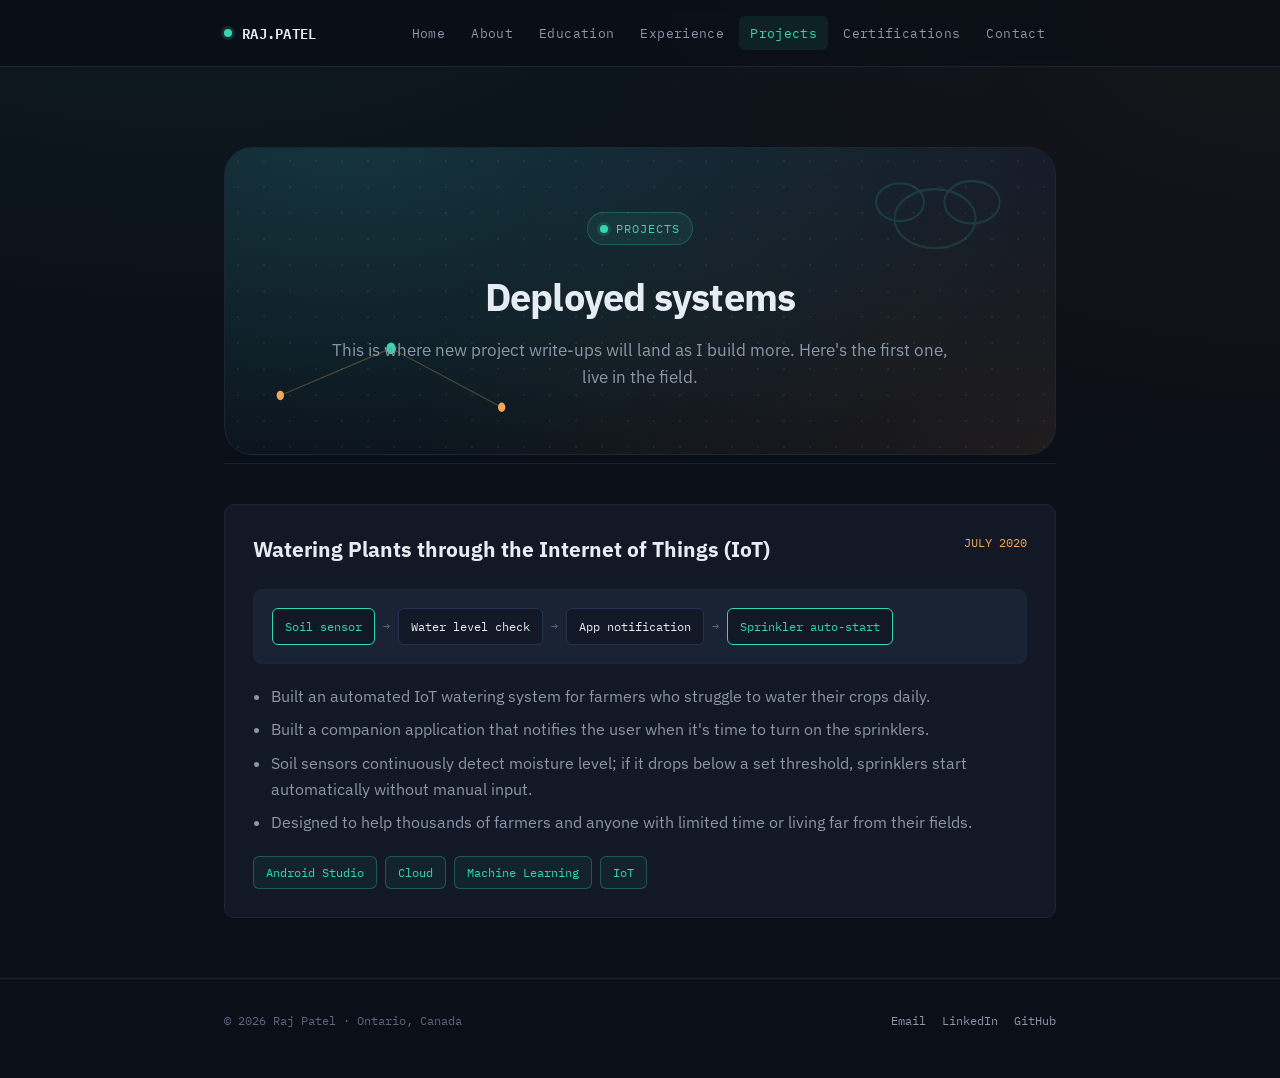
<file: projects.html>
<!DOCTYPE html>
<html lang="en">
<head>
  <meta charset="UTF-8">
  <meta name="viewport" content="width=device-width, initial-scale=1.0">
  <title>Projects — Raj Patel</title>
  <link rel="preconnect" href="https://fonts.googleapis.com">
  <link href="https://fonts.googleapis.com/css2?family=IBM+Plex+Mono:wght@500;600&family=IBM+Plex+Sans:wght@400;500;600;700&display=swap" rel="stylesheet">
  <link rel="stylesheet" href="style.css">
</head>
<body>

  <div class="statusbar">
    <div class="statusbar-inner">
      <a href="index.html" class="brand"><span class="dot pulse"></span> RAJ.PATEL</a>
      <nav class="tabs" aria-label="Primary">
        <a href="index.html">Home</a>
        <a href="about.html">About</a>
        <a href="education.html">Education</a>
        <a href="experience.html">Experience</a>
        <a href="projects.html" aria-current="page">Projects</a>
        <a href="certifications.html">Certifications</a>
        <a href="contact.html">Contact</a>
      </nav>
    </div>
  </div>

  <main class="wrap">

    <section class="page-head">
      <div class="panel-hero compact">
        <svg class="hero-bg-svg" viewBox="0 0 900 260" preserveAspectRatio="none" xmlns="http://www.w3.org/2000/svg">
          <g opacity="0.15" fill="none" stroke="#35D6B4" stroke-width="2">
            <ellipse cx="770" cy="60" rx="44" ry="25"/>
            <ellipse cx="810" cy="46" rx="30" ry="18"/>
            <ellipse cx="732" cy="46" rx="26" ry="16"/>
          </g>
          <g stroke="#F0A857" stroke-width="1" opacity="0.3">
            <line x1="60" y1="210" x2="180" y2="170"/>
            <line x1="180" y1="170" x2="300" y2="220"/>
          </g>
          <g>
            <circle cx="60" cy="210" r="4" fill="#F0A857"/>
            <circle cx="180" cy="170" r="5" fill="#35D6B4"/>
            <circle cx="300" cy="220" r="4" fill="#F0A857"/>
          </g>
        </svg>
        <div class="eyebrow"><span class="dot"></span> Projects</div>
        <h1>Deployed systems</h1>
        <p class="lede">This is where new project write-ups will land as I build more. Here's the first one, live in the field.</p>
      </div>
    </section>

    <section class="section">
      <div class="project-card">
        <div class="project-head">
          <div>
            <h3>Watering Plants through the Internet of Things (IoT)</h3>
          </div>
          <span class="date">JULY 2020</span>
        </div>

        <div class="diagram">
          <div class="diagram-flow">
            <span class="diagram-node active">Soil sensor</span>
            <span class="diagram-arrow">→</span>
            <span class="diagram-node">Water level check</span>
            <span class="diagram-arrow">→</span>
            <span class="diagram-node">App notification</span>
            <span class="diagram-arrow">→</span>
            <span class="diagram-node active">Sprinkler auto-start</span>
          </div>
        </div>

        <ul>
          <li>Built an automated IoT watering system for farmers who struggle to water their crops daily.</li>
          <li>Built a companion application that notifies the user when it's time to turn on the sprinklers.</li>
          <li>Soil sensors continuously detect moisture level; if it drops below a set threshold, sprinklers start automatically without manual input.</li>
          <li>Designed to help thousands of farmers and anyone with limited time or living far from their fields.</li>
        </ul>

        <div class="chips">
          <span class="chip on">Android Studio</span>
          <span class="chip on">Cloud</span>
          <span class="chip on">Machine Learning</span>
          <span class="chip on">IoT</span>
        </div>
      </div>
    </section>

  </main>

  <footer>
    <div class="wrap footer-inner">
      <span>&copy; 2026 Raj Patel · Ontario, Canada</span>
      <div class="footer-links">
        <a href="mailto:er.rajpatel@outlook.com">Email</a>
        <a href="https://linkedin.com/in/rajpatel24/">LinkedIn</a>
        <a href="https://github.com/patelraj2406">GitHub</a>
      </div>
    </div>
  </footer>

</body>
</html>
</file>
<file: style.css>
/* ==========================================================================
   Raj Patel — Portfolio
   Design concept: a systems-status dashboard. Raj's actual work is keeping
   cloud services, tickets, and data pipelines "green" — so the site borrows
   the visual language of an uptime monitor: status dots, log-style entries,
   monospace metrics, signal-teal for "operational", amber for highlights.
   ========================================================================== */

:root {
  --bg: #0B0F17;
  --surface: #121826;
  --surface-2: #1A2333;
  --border: #253150;
  --border-soft: #1C2438;

  --text: #E7ECF3;
  --text-muted: #8B96A8;
  --text-faint: #5B677E;

  --teal: #35D6B4;
  --teal-dim: #1F6B5C;
  --amber: #F0A857;

  --font-display: 'IBM Plex Mono', 'SFMono-Regular', Menlo, monospace;
  --font-body: 'IBM Plex Sans', -apple-system, Segoe UI, sans-serif;

  --radius: 10px;
  --max-width: 880px;
}

* { box-sizing: border-box; }

html {
  scroll-behavior: smooth;
}

body {
  margin: 0;
  background: var(--bg);
  background-image:
    radial-gradient(ellipse 900px 500px at 15% -10%, rgba(53,214,180,0.07), transparent),
    radial-gradient(ellipse 700px 500px at 100% 0%, rgba(240,168,87,0.05), transparent);
  color: var(--text);
  font-family: var(--font-body);
  line-height: 1.6;
  -webkit-font-smoothing: antialiased;
}

a { color: inherit; }

::selection {
  background: var(--teal-dim);
  color: #fff;
}

:focus-visible {
  outline: 2px solid var(--teal);
  outline-offset: 3px;
  border-radius: 4px;
}

img { max-width: 100%; display: block; }

/* ---------- layout shell ---------- */

.wrap {
  max-width: var(--max-width);
  margin: 0 auto;
  padding: 0 24px;
}

/* ---------- status bar / nav ---------- */

.statusbar {
  border-bottom: 1px solid var(--border-soft);
  background: rgba(11,15,23,0.85);
  backdrop-filter: blur(6px);
  position: sticky;
  top: 0;
  z-index: 50;
}

.statusbar-inner {
  display: flex;
  align-items: center;
  justify-content: space-between;
  padding: 16px 24px;
  max-width: var(--max-width);
  margin: 0 auto;
  gap: 16px;
  flex-wrap: wrap;
}

.brand {
  display: flex;
  align-items: center;
  gap: 10px;
  font-family: var(--font-display);
  font-size: 14px;
  letter-spacing: 0.02em;
  text-decoration: none;
  color: var(--text);
  font-weight: 600;
}

.dot {
  width: 8px;
  height: 8px;
  border-radius: 50%;
  background: var(--teal);
  box-shadow: 0 0 0 3px rgba(53,214,180,0.15);
  flex-shrink: 0;
}

.dot.pulse {
  animation: pulse 2.2s ease-in-out infinite;
}

@keyframes pulse {
  0%, 100% { box-shadow: 0 0 0 3px rgba(53,214,180,0.15); }
  50% { box-shadow: 0 0 0 6px rgba(53,214,180,0.05); }
}

@media (prefers-reduced-motion: reduce) {
  .dot.pulse, html { animation: none !important; scroll-behavior: auto; }
}

nav.tabs {
  display: flex;
  gap: 4px;
  flex-wrap: wrap;
  font-family: var(--font-display);
  font-size: 12.5px;
}

nav.tabs a {
  text-decoration: none;
  color: var(--text-muted);
  padding: 7px 11px;
  border-radius: 6px;
  letter-spacing: 0.03em;
  transition: color 0.15s ease, background 0.15s ease;
}

nav.tabs a:hover {
  color: var(--text);
  background: var(--surface-2);
}

nav.tabs a[aria-current="page"] {
  color: var(--teal);
  background: rgba(53,214,180,0.09);
}

/* ---------- hero ---------- */

.hero {
  padding: 64px 0 40px;
}

.eyebrow {
  display: inline-flex;
  align-items: center;
  gap: 8px;
  font-family: var(--font-display);
  font-size: 12px;
  color: var(--teal);
  letter-spacing: 0.08em;
  text-transform: uppercase;
  background: rgba(53,214,180,0.08);
  border: 1px solid rgba(53,214,180,0.25);
  padding: 6px 12px;
  border-radius: 100px;
  margin-bottom: 22px;
}

h1 {
  font-family: var(--font-body);
  font-weight: 700;
  font-size: clamp(2.1rem, 5vw, 3.2rem);
  letter-spacing: -0.02em;
  margin: 0 0 8px;
}

.role {
  font-family: var(--font-display);
  color: var(--amber);
  font-size: clamp(0.95rem, 2vw, 1.1rem);
  margin: 0 0 22px;
}

.lede {
  color: var(--text-muted);
  font-size: 1.05rem;
  max-width: 62ch;
  margin: 0 0 30px;
}

.cta-row {
  display: flex;
  gap: 12px;
  flex-wrap: wrap;
}

.btn {
  display: inline-flex;
  align-items: center;
  gap: 8px;
  padding: 11px 18px;
  border-radius: 8px;
  font-size: 14px;
  font-weight: 600;
  text-decoration: none;
  border: 1px solid var(--border);
  transition: transform 0.12s ease, border-color 0.12s ease, background 0.12s ease;
}

.btn:hover { transform: translateY(-1px); }

.btn-primary {
  background: var(--teal);
  color: #06231C;
  border-color: var(--teal);
}
.btn-primary:hover { background: #45e0c0; }

.btn-ghost {
  background: transparent;
  color: var(--text);
}
.btn-ghost:hover { border-color: var(--text-muted); }

/* ---------- hero layout with photo ---------- */

.hero-grid {
  display: grid;
  grid-template-columns: 1.15fr 0.85fr;
  gap: 48px;
  align-items: center;
}

@media (max-width: 760px) {
  .hero-grid {
    grid-template-columns: 1fr;
  }
  .hero-photo {
    order: -1;
    margin: 0 auto 8px;
  }
}

.hero-photo {
  position: relative;
  width: 100%;
  max-width: 300px;
  justify-self: center;
}

.avatar-ring {
  position: relative;
  border-radius: 50%;
  padding: 5px;
  background: linear-gradient(160deg, var(--teal), var(--amber));
}

.avatar-ring img {
  display: block;
  width: 100%;
  aspect-ratio: 1 / 1;
  object-fit: cover;
  border-radius: 50%;
  border: 4px solid var(--bg);
  background: var(--surface);
}

.avatar-badge {
  position: absolute;
  bottom: 10px;
  right: 10px;
  display: flex;
  align-items: center;
  gap: 6px;
  background: var(--surface);
  border: 1px solid var(--border-soft);
  padding: 6px 10px;
  border-radius: 100px;
  font-family: var(--font-display);
  font-size: 11px;
  color: var(--teal);
  box-shadow: 0 4px 14px rgba(0,0,0,0.35);
}

/* ---------- about page portrait ---------- */

.about-grid {
  display: grid;
  grid-template-columns: 0.75fr 1.25fr;
  gap: 40px;
  align-items: start;
}

@media (max-width: 760px) {
  .about-grid {
    grid-template-columns: 1fr;
  }
}

.portrait-card {
  background: var(--surface);
  border: 1px solid var(--border-soft);
  border-radius: var(--radius);
  padding: 16px;
  position: sticky;
  top: 90px;
}

.portrait-card img {
  width: 100%;
  aspect-ratio: 1 / 1;
  object-fit: cover;
  border-radius: 8px;
  display: block;
}

.portrait-meta {
  margin-top: 14px;
  padding-top: 14px;
  border-top: 1px solid var(--border-soft);
  font-family: var(--font-display);
  font-size: 12px;
  color: var(--text-faint);
  display: flex;
  flex-direction: column;
  gap: 6px;
}

.portrait-meta b { color: var(--text-muted); }

/* ---------- hero panel (full-bleed rounded dark card w/ network motif) ---------- */

.panel-hero {
  position: relative;
  overflow: hidden;
  border-radius: 28px;
  background:
    radial-gradient(ellipse 700px 420px at 15% 0%, rgba(53,214,180,0.14), transparent),
    radial-gradient(ellipse 640px 420px at 100% 100%, rgba(240,168,87,0.09), transparent),
    linear-gradient(180deg, #101929, #0A0E17);
  border: 1px solid var(--border-soft);
  padding: 88px 52px;
  margin: 32px 0 0;
}

.panel-hero.compact {
  padding: 64px 40px;
  text-align: center;
}

.panel-hero::before {
  content: "";
  position: absolute;
  inset: 0;
  background-image: radial-gradient(rgba(255,255,255,0.055) 1px, transparent 1.6px);
  background-size: 26px 26px;
  z-index: 1;
  pointer-events: none;
}

.panel-hero > * {
  position: relative;
  z-index: 3;
}

.hero-bg-svg {
  position: absolute;
  inset: 0;
  width: 100%;
  height: 100%;
  z-index: 2;
  pointer-events: none;
}

.panel-hero.compact .eyebrow {
  margin-left: auto;
  margin-right: auto;
}

.panel-hero.compact .lede {
  margin-left: auto;
  margin-right: auto;
}

@media (max-width: 640px) {
  .panel-hero { padding: 56px 24px; border-radius: 20px; }
}

/* ---------- certification timeline (grouped by year) ---------- */

.cert-log {
  display: flex;
  flex-direction: column;
  gap: 2px;
}

.cert-year-group {
  position: relative;
  padding: 20px 0 20px 26px;
  border-left: 2px solid var(--border-soft);
}

.cert-year-group::before {
  content: "";
  position: absolute;
  left: -7px;
  top: 26px;
  width: 12px;
  height: 12px;
  border-radius: 50%;
  background: var(--bg);
  border: 2px solid var(--amber);
}

.cert-year-group .log-time {
  color: var(--teal);
  font-size: 14px;
  margin-bottom: 12px;
}

.cert-list {
  display: flex;
  flex-direction: column;
  border-top: 1px solid var(--border-soft);
}

.cert-row {
  display: flex;
  align-items: center;
  justify-content: space-between;
  gap: 16px;
  padding: 13px 4px;
  border-bottom: 1px solid var(--border-soft);
  flex-wrap: wrap;
}

.cert-row .cert-name {
  font-size: 0.95rem;
  color: var(--text);
}

.cert-row .cert-issuer {
  font-family: var(--font-display);
  font-size: 11.5px;
  color: var(--text-faint);
  text-transform: uppercase;
  letter-spacing: 0.05em;
  white-space: nowrap;
  display: flex;
  align-items: center;
  gap: 6px;
}

.cert-row .cert-issuer::before {
  content: "";
  width: 5px;
  height: 5px;
  border-radius: 50%;
  background: var(--teal);
  display: inline-block;
}

/* ---------- section headings ---------- */

.section {
  padding: 40px 0;
  border-top: 1px solid var(--border-soft);
}

.section-head {
  display: flex;
  align-items: baseline;
  justify-content: space-between;
  gap: 16px;
  margin-bottom: 26px;
  flex-wrap: wrap;
}

.section-head h2 {
  font-size: 1.4rem;
  margin: 0;
  letter-spacing: -0.01em;
}

.section-tag {
  font-family: var(--font-display);
  font-size: 11.5px;
  color: var(--text-faint);
  letter-spacing: 0.08em;
  text-transform: uppercase;
}

/* ---------- status board (home) ---------- */

.board {
  display: grid;
  grid-template-columns: repeat(3, 1fr);
  gap: 14px;
}

@media (max-width: 720px) {
  .board { grid-template-columns: 1fr; }
}

.card {
  background: var(--surface);
  border: 1px solid var(--border-soft);
  border-radius: var(--radius);
  padding: 20px;
}

.card-top {
  display: flex;
  align-items: center;
  justify-content: space-between;
  margin-bottom: 14px;
}

.status-pill {
  display: inline-flex;
  align-items: center;
  gap: 6px;
  font-family: var(--font-display);
  font-size: 10.5px;
  color: var(--teal);
  text-transform: uppercase;
  letter-spacing: 0.06em;
}

.metric {
  font-family: var(--font-display);
  font-size: 2rem;
  font-weight: 600;
  color: var(--text);
  margin: 0 0 4px;
}

.card h3 {
  margin: 0 0 6px;
  font-size: 1rem;
}

.card p {
  margin: 0;
  color: var(--text-muted);
  font-size: 0.92rem;
}

/* ---------- tag chips ---------- */

.chips {
  display: flex;
  flex-wrap: wrap;
  gap: 8px;
}

.chip {
  font-family: var(--font-display);
  font-size: 12px;
  color: var(--text-muted);
  background: var(--surface);
  border: 1px solid var(--border-soft);
  padding: 6px 12px;
  border-radius: 6px;
}

.chip.on {
  color: var(--teal);
  border-color: rgba(53,214,180,0.3);
  background: rgba(53,214,180,0.06);
}

/* ---------- capability groups ---------- */

.cap-group {
  margin-bottom: 24px;
}

.cap-group h3 {
  font-family: var(--font-display);
  font-size: 12px;
  color: var(--text-faint);
  text-transform: uppercase;
  letter-spacing: 0.08em;
  margin: 0 0 12px;
}

/* ---------- log entries (experience / education) ---------- */

.log {
  display: flex;
  flex-direction: column;
  gap: 2px;
}

.log-entry {
  position: relative;
  padding: 22px 0 22px 26px;
  border-left: 2px solid var(--border-soft);
}

.log-entry::before {
  content: "";
  position: absolute;
  left: -7px;
  top: 28px;
  width: 12px;
  height: 12px;
  border-radius: 50%;
  background: var(--bg);
  border: 2px solid var(--teal);
}

.log-time {
  font-family: var(--font-display);
  font-size: 12px;
  color: var(--amber);
  letter-spacing: 0.04em;
  margin-bottom: 6px;
}

.log-entry h3 {
  margin: 0 0 2px;
  font-size: 1.08rem;
}

.log-entry .org {
  color: var(--text-muted);
  font-size: 0.92rem;
  margin-bottom: 12px;
}

.log-entry ul {
  margin: 0;
  padding-left: 18px;
  color: var(--text-muted);
  font-size: 0.95rem;
}

.log-entry li { margin-bottom: 6px; }

.stat-row {
  display: flex;
  gap: 22px;
  margin-top: 10px;
  flex-wrap: wrap;
}

.stat {
  font-family: var(--font-display);
  font-size: 12px;
  color: var(--text-faint);
}

.stat b { color: var(--teal); font-size: 13px; }

/* ---------- cert grid ---------- */

.cert-grid {
  display: grid;
  grid-template-columns: repeat(2, 1fr);
  gap: 12px;
}

@media (max-width: 640px) {
  .cert-grid { grid-template-columns: 1fr; }
}

.cert {
  display: flex;
  gap: 12px;
  align-items: flex-start;
  background: var(--surface);
  border: 1px solid var(--border-soft);
  border-radius: var(--radius);
  padding: 16px;
}

.cert .check {
  width: 20px;
  height: 20px;
  border-radius: 5px;
  background: rgba(53,214,180,0.1);
  border: 1px solid rgba(53,214,180,0.35);
  color: var(--teal);
  flex-shrink: 0;
  display: flex;
  align-items: center;
  justify-content: center;
  font-size: 12px;
  margin-top: 2px;
}

.cert h4 {
  margin: 0 0 3px;
  font-size: 0.95rem;
}

.cert .meta {
  font-family: var(--font-display);
  font-size: 11.5px;
  color: var(--text-faint);
}

/* ---------- project spotlight ---------- */

.project-card {
  background: var(--surface);
  border: 1px solid var(--border-soft);
  border-radius: var(--radius);
  padding: 28px;
}

.project-head {
  display: flex;
  justify-content: space-between;
  align-items: flex-start;
  gap: 16px;
  flex-wrap: wrap;
  margin-bottom: 18px;
}

.project-head h3 {
  margin: 0 0 4px;
  font-size: 1.3rem;
}

.project-head .date {
  font-family: var(--font-display);
  font-size: 12px;
  color: var(--amber);
}

.project-card ul {
  color: var(--text-muted);
  padding-left: 18px;
  margin: 0 0 20px;
}

.project-card li { margin-bottom: 8px; }

.diagram {
  background: var(--surface-2);
  border: 1px solid var(--border-soft);
  border-radius: 8px;
  padding: 18px;
  margin-bottom: 20px;
}

.diagram-flow {
  display: flex;
  align-items: center;
  gap: 8px;
  flex-wrap: wrap;
  font-family: var(--font-display);
  font-size: 12px;
}

.diagram-node {
  background: var(--surface);
  border: 1px solid var(--border);
  padding: 8px 12px;
  border-radius: 6px;
  color: var(--text);
}

.diagram-node.active {
  border-color: var(--teal);
  color: var(--teal);
}

.diagram-arrow {
  color: var(--text-faint);
}

/* ---------- contact ---------- */

.contact-grid {
  display: grid;
  grid-template-columns: repeat(2, 1fr);
  gap: 12px;
}

@media (max-width: 640px) {
  .contact-grid { grid-template-columns: 1fr; }
}

.contact-card {
  background: var(--surface);
  border: 1px solid var(--border-soft);
  border-radius: var(--radius);
  padding: 20px;
  text-decoration: none;
  display: block;
  transition: border-color 0.15s ease, transform 0.12s ease;
}

.contact-card:hover {
  border-color: var(--teal);
  transform: translateY(-2px);
}

.contact-card .label {
  font-family: var(--font-display);
  font-size: 11px;
  color: var(--text-faint);
  text-transform: uppercase;
  letter-spacing: 0.06em;
  margin-bottom: 8px;
}

.contact-card .value {
  font-size: 1.02rem;
  font-weight: 600;
  color: var(--text);
}

/* ---------- footer ---------- */

footer {
  border-top: 1px solid var(--border-soft);
  padding: 32px 0 48px;
  margin-top: 20px;
}

.footer-inner {
  display: flex;
  justify-content: space-between;
  align-items: center;
  flex-wrap: wrap;
  gap: 12px;
  font-family: var(--font-display);
  font-size: 12px;
  color: var(--text-faint);
}

.footer-links {
  display: flex;
  gap: 16px;
}

.footer-links a {
  color: var(--text-muted);
  text-decoration: none;
}

.footer-links a:hover { color: var(--teal); }

/* ---------- page header (non-home pages) ---------- */

.page-head {
  padding: 48px 0 8px;
}

.page-head h1 {
  font-size: clamp(1.8rem, 4vw, 2.4rem);
}

.page-head .lede {
  margin-bottom: 0;
}
</file>
